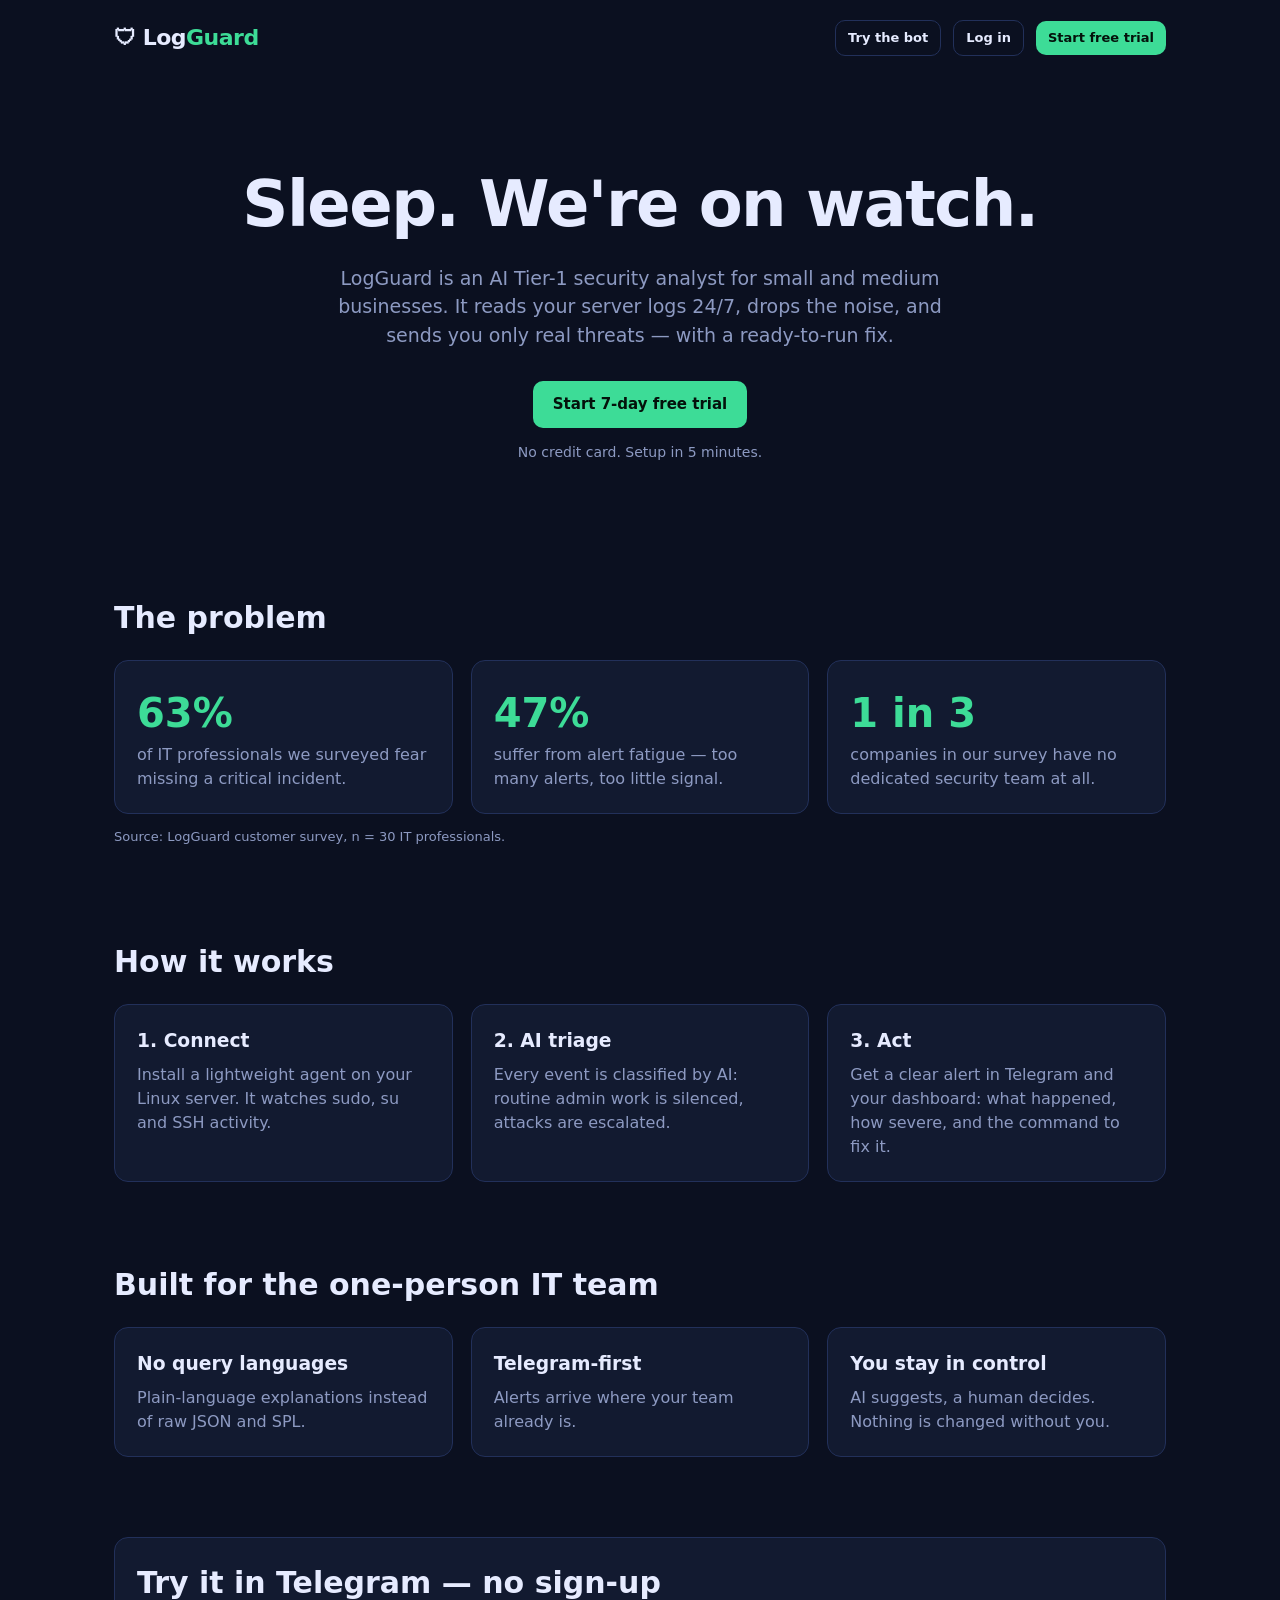
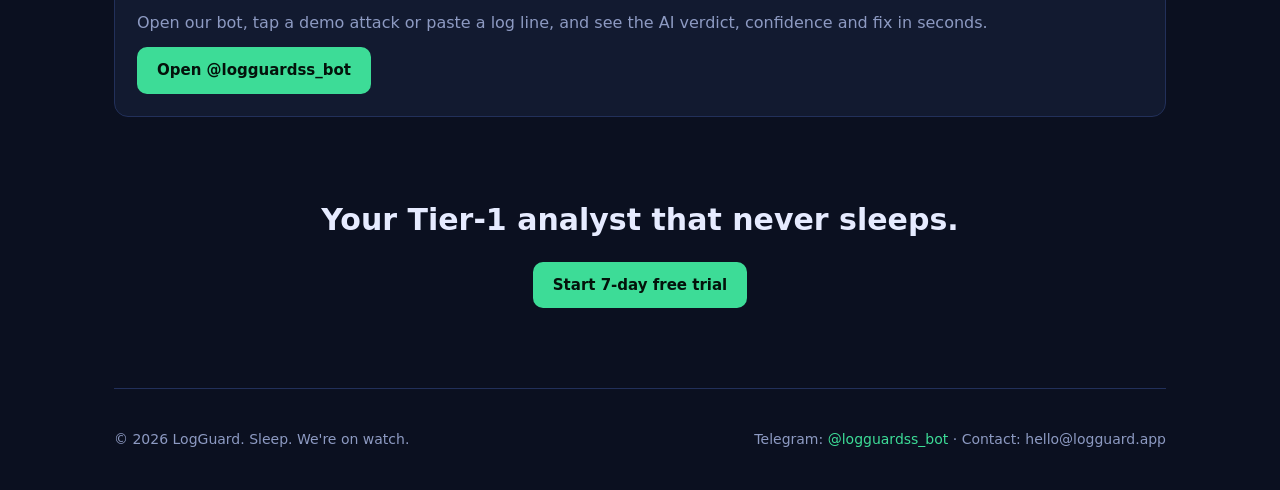
<file: index.html>
<!doctype html>
<html lang="en"><head><meta charset="utf-8"><meta name="viewport" content="width=device-width,initial-scale=1">
<title>LogGuard — Sleep. We're on watch.</title>
<meta name="description" content="AI Tier-1 security analyst for small and medium businesses. Clear alerts with fix steps in Telegram.">
<link rel="stylesheet" href="style.css"></head>
<body>
<div class="wrap">
  <nav><a class="logo" href="/">🛡 Log<span>Guard</span></a>
    <div class="row"><a class="btn ghost small" href="https://t.me/logguardss_bot" target="_blank">Try the bot</a><a class="btn ghost small" href="login.html">Log in</a><a class="btn small" href="login.html?mode=signup">Start free trial</a></div></nav>

  <header class="hero">
    <h1>Sleep. We're on watch.</h1>
    <p>LogGuard is an AI Tier-1 security analyst for small and medium businesses. It reads your server logs 24/7, drops the noise, and sends you only real threats — with a ready-to-run fix.</p>
    <a class="btn" href="login.html?mode=signup">Start 7-day free trial</a>
    <p class="muted" style="font-size:14px;margin-top:14px">No credit card. Setup in 5 minutes.</p>
  </header>

  <section>
    <h2>The problem</h2>
    <div class="grid">
      <div class="card"><div class="stat">63%</div><p>of IT professionals we surveyed fear missing a critical incident.</p></div>
      <div class="card"><div class="stat">47%</div><p>suffer from alert fatigue — too many alerts, too little signal.</p></div>
      <div class="card"><div class="stat">1 in 3</div><p>companies in our survey have no dedicated security team at all.</p></div>
    </div>
    <p class="muted" style="font-size:13px">Source: LogGuard customer survey, n = 30 IT professionals.</p>
  </section>

  <section>
    <h2>How it works</h2>
    <div class="grid">
      <div class="card"><h3>1. Connect</h3><p>Install a lightweight agent on your Linux server. It watches sudo, su and SSH activity.</p></div>
      <div class="card"><h3>2. AI triage</h3><p>Every event is classified by AI: routine admin work is silenced, attacks are escalated.</p></div>
      <div class="card"><h3>3. Act</h3><p>Get a clear alert in Telegram and your dashboard: what happened, how severe, and the command to fix it.</p></div>
    </div>
  </section>

  <section>
    <h2>Built for the one-person IT team</h2>
    <div class="grid">
      <div class="card"><h3>No query languages</h3><p>Plain-language explanations instead of raw JSON and SPL.</p></div>
      <div class="card"><h3>Telegram-first</h3><p>Alerts arrive where your team already is.</p></div>
      <div class="card"><h3>You stay in control</h3><p>AI suggests, a human decides. Nothing is changed without you.</p></div>
    </div>
  </section>

  <section>
    <div class="card row between">
      <div><h2 style="margin:0 0 6px">Try it in Telegram — no sign-up</h2>
        <p class="muted" style="margin:0">Open our bot, tap a demo attack or paste a log line, and see the AI verdict, confidence and fix in seconds.</p></div>
      <a class="btn" href="https://t.me/logguardss_bot" target="_blank">Open @logguardss_bot</a>
    </div>
  </section>

  <section style="text-align:center">
    <h2>Your Tier-1 analyst that never sleeps.</h2>
    <a class="btn" href="login.html?mode=signup">Start 7-day free trial</a>
  </section>

  <footer class="row between"><span>© 2026 LogGuard. Sleep. We're on watch.</span><span>Telegram: <a href="https://t.me/logguardss_bot" target="_blank">@logguardss_bot</a> · Contact: hello@logguard.app</span></footer>
</div>
</body></html>
</file>
<file: style.css>
:root{--bg:#0b1020;--panel:#121a30;--line:#22305a;--text:#e6ebff;--muted:#8d9ac2;--accent:#3ddc97;--crit:#ff4d5e;--high:#ff9a3d;--med:#ffd23d;--low:#3ddc97}
*{box-sizing:border-box}body{margin:0;font-family:Inter,system-ui,-apple-system,Segoe UI,Roboto,sans-serif;background:var(--bg);color:var(--text);line-height:1.5}
a{color:var(--accent);text-decoration:none}
.wrap{max-width:1100px;margin:0 auto;padding:0 24px}
nav{display:flex;justify-content:space-between;align-items:center;padding:20px 0}
.logo{font-weight:800;font-size:22px;letter-spacing:-.5px;color:var(--text)}.logo span{color:var(--accent)}
.btn{display:inline-block;background:var(--accent);color:#04120b;border:0;border-radius:10px;padding:12px 20px;font-weight:700;cursor:pointer;font-size:15px}
.btn.ghost{background:transparent;color:var(--text);border:1px solid var(--line)}
.btn.small{padding:7px 12px;font-size:13px}
.hero{padding:80px 0 60px;text-align:center}
.hero h1{font-size:clamp(36px,6vw,64px);margin:0 0 12px;letter-spacing:-1.5px}
.hero p{color:var(--muted);font-size:19px;max-width:640px;margin:0 auto 32px}
.grid{display:grid;grid-template-columns:repeat(auto-fit,minmax(240px,1fr));gap:18px}
.card{background:var(--panel);border:1px solid var(--line);border-radius:14px;padding:22px}
.card h3{margin:0 0 8px}.card p{margin:0;color:var(--muted)}
section{padding:40px 0}section h2{font-size:30px;margin:0 0 20px}
.stat{font-size:40px;font-weight:800;color:var(--accent)}
footer{color:var(--muted);padding:40px 0;border-top:1px solid var(--line);margin-top:40px;font-size:14px}
.form{max-width:400px;margin:60px auto}.form input{width:100%;padding:12px;margin:6px 0 14px;border-radius:10px;border:1px solid var(--line);background:#0e1528;color:var(--text);font-size:15px}
.err{color:var(--crit);min-height:22px}.muted{color:var(--muted)}
.sev{font-weight:700;font-size:12px;padding:3px 8px;border-radius:6px;color:#000}
.CRITICAL{background:var(--crit)}.HIGH{background:var(--high)}.MEDIUM{background:var(--med)}.LOW{background:var(--low)}
.alert{border-left:4px solid var(--line)}.alert.c-CRITICAL{border-left-color:var(--crit)}.alert.c-HIGH{border-left-color:var(--high)}.alert.c-MEDIUM{border-left-color:var(--med)}
code,pre{font-family:ui-monospace,Menlo,Consolas,monospace;background:#0e1528;border:1px solid var(--line);border-radius:8px}
code{padding:2px 6px}pre{padding:12px;overflow:auto;white-space:pre-wrap;word-break:break-all;font-size:13px}
.row{display:flex;gap:12px;align-items:center;flex-wrap:wrap}.between{justify-content:space-between}
.stack>*+*{margin-top:14px}.resolved{opacity:.5}
</file>
